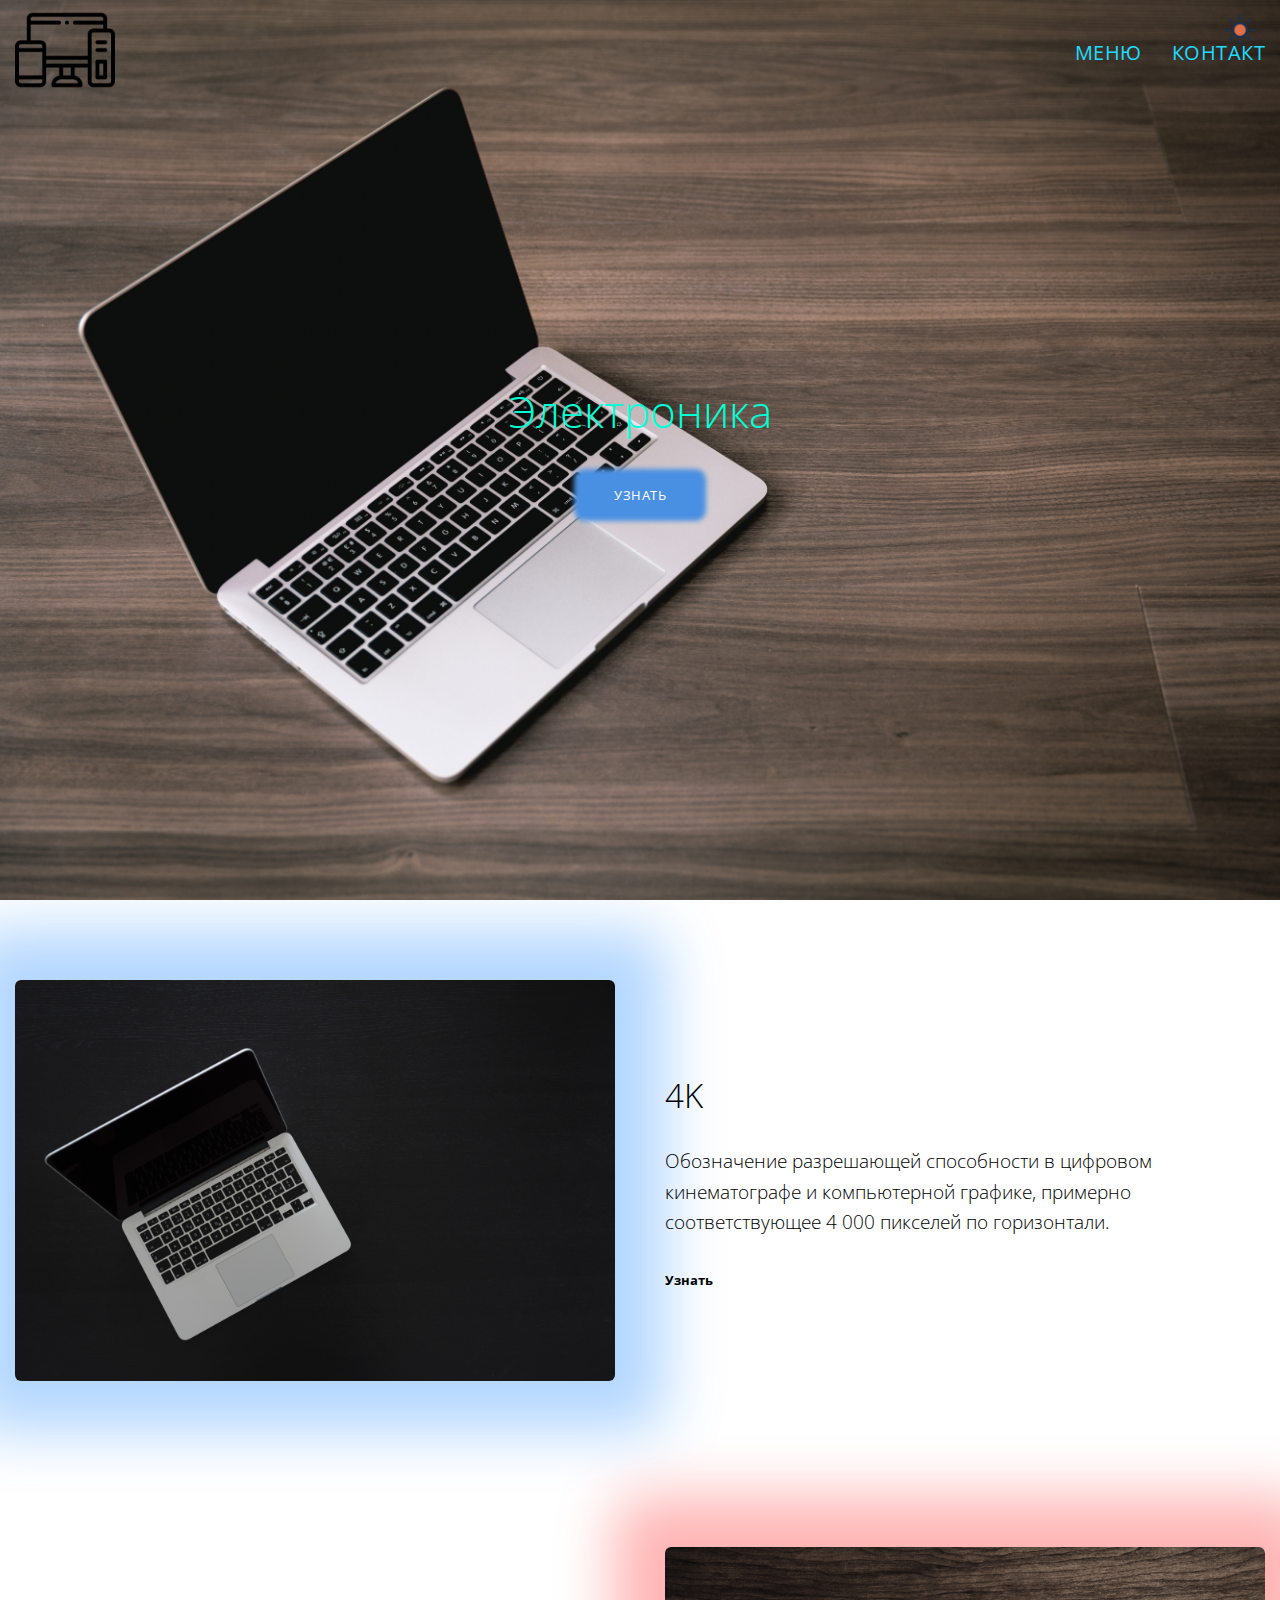
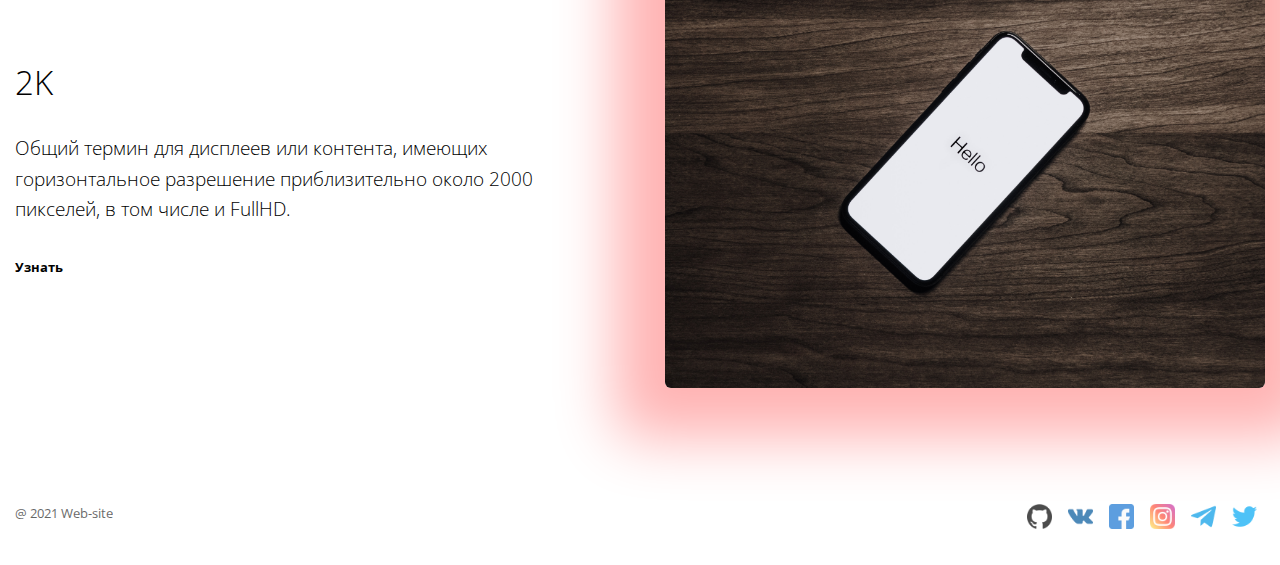
<file: index.html>
<!DOCTYPE html>
<html lang="ru">
<head>
    <meta charset="UTF-8">
    <meta http-equiv="X-UA-Compatible" content="IE=edge">
    <meta name="viewport" content="width=device-width, initial-scale=1.0">
    <title>Web site</title>
    <link rel="stylesheet" href="css/main.css">
<link href="https://fonts.googleapis.com/css2?family=Open+Sans:wght@300;400;700&display=swap" rel="stylesheet">
</head>
<body>
<!-- Header-->
    <header class="header-menu">
        <div class="container">
            <a href="index.html" class="header-logo">
            <img src="img/code.png" alt="Web site">
        </a>
        <nav class="menu"> 
            
            <ul>
                <li>
                    <a href="index.html">Меню</a>
                </li>
                <!--<li>
                    <a href="blog.html">Блог</a>
                </li>-->
                <li>
                    <a href="contact.html">Контакт</a>
                </li>
            </ul>
           
        </nav><div class="icon"><img src="img/off.png" id="icon"></div>
        </div>

    </header>
<!-- Main-->
    <main>
        <!-- Main 1-->
        <section class="logo" style="background-image: url('img/foto1.jpg')">
        <div class="container">
            <h1>Электроника</h1>
            <p class="obz"></p>
            <a href="#formm" id="knp1" class="knp knopka">Узнать</a>
        </div></section>

        <section class="main2 main3">
            <div class="container">
                <div class="main-info" id="formm">
                    <div class="img-main3">
                        <img src="img/foto4.jpg" alt="laptop" class="shadow__imeg1 img_radius">
                    </div>
                    <div class="text-main3">
                        <h2>4K</h2>
                        <p class="obz obz2">Обозначение разрешающей способности в цифровом кинематографе и компьютерной графике, 
                            примерно соответствующее 4 000 пикселей по горизонтали.</p>
                        <a href="contact.html">Узнать</a>
                    </div>
                    
                </div>
            </div>
        </section>

        <section class="main2 main3">
            <div class="container">
                <div class="main-info" id="formm">
                      <div class="text-main3">
                        <h2>2K</h2>
                        <p class="obz obz2">Общий термин для дисплеев или контента, 
                            имеющих горизонтальное разрешение приблизительно около 2000 пикселей, 
                            в том числе и FullHD.</p>
                        <a href="contact.html">Узнать</a>
                    </div>
                    <div class="img-main3">
                        <img src="img/foto2.jpg" alt="laptop" class="shadow__imeg2 img_radius">
                    </div>
                  
                    
                </div>
            </div>
        </section>
    
<!-- Footer-->
    <footer>
        <div class="container">
            <div class="footer">
            <small class="copyrit">@ 2021 Web-site</small>
            <ul class="png">
                <li>
                    <a href="https://github.com/"><img src="img/github.png" alt="github"></a>
                </li>
                <li>
                    <a href="https://vk.com/"><img src="img/vk.png" alt="vk"></a>
                </li>
                <li>
                    <a href="https://ru-ru.facebook.com/"><img src="img/facebook.png" alt="facebook"></a>
                </li>
                <li>
                    <a href="https://www.instagram.com/?hl=ru"><img src="img/instagram.png" alt="instagram"></a>
                </li>
                <li>
                    <a href="https://tlgrm.ru/"><img src="img/telegram.png" alt="telegram"></a>
                </li>
                <li>
                    <a href="https://twitter.com/?lang=ru"><img src="img/twitter.png" alt="Twitter"></a>
                </li>
            </ul>
            </div>
        </div>
    </footer>
    <script src="js/jaavascript.js"></script>
</body>
</html>
</file>
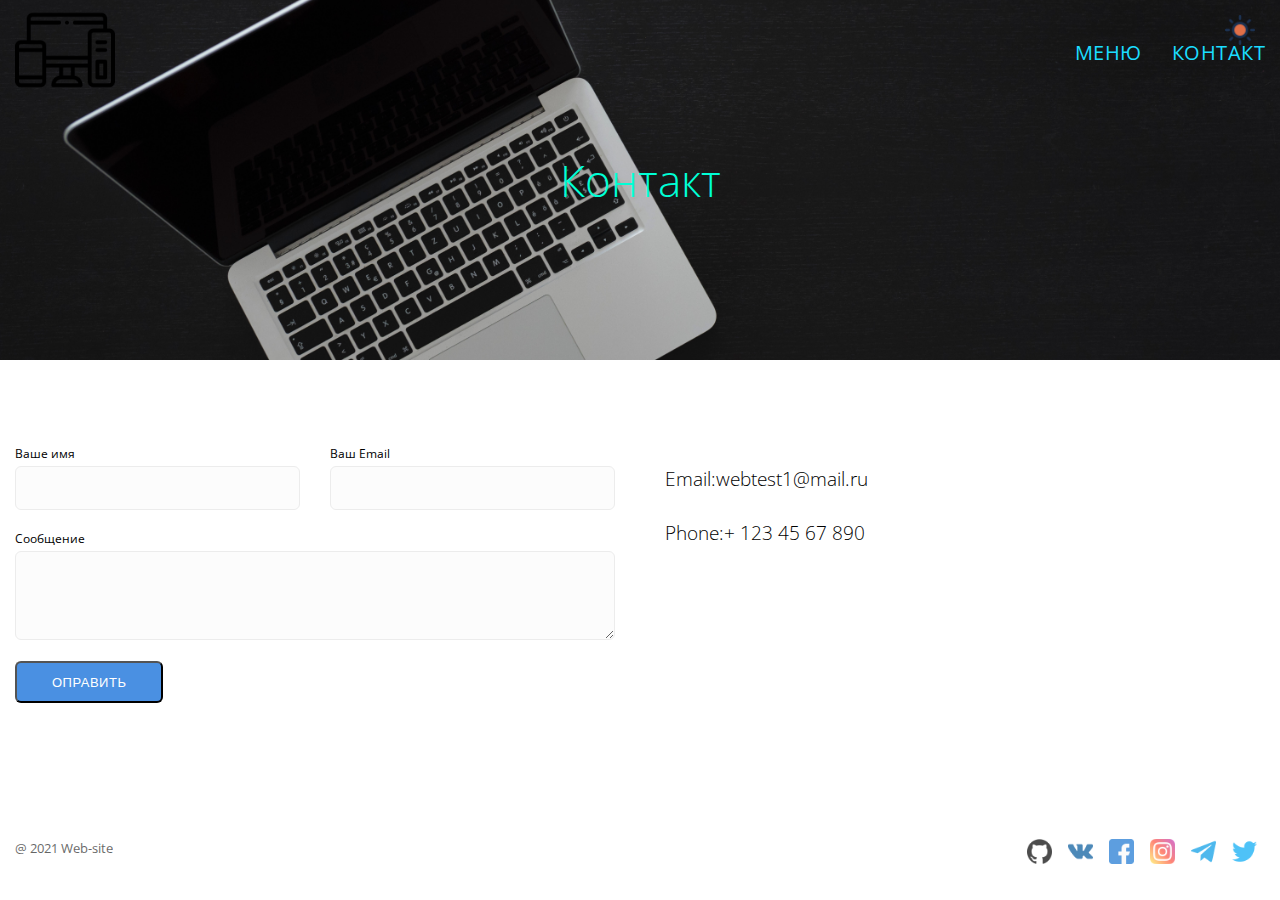
<file: contact.html>
<!DOCTYPE html>
<html lang="ru" class="index3">
<head>
    <meta charset="UTF-8">
    <meta http-equiv="X-UA-Compatible" content="IE=edge">
    <meta name="viewport" content="width=device-width, initial-scale=1.0">
    <title>Web-site</title>
    <link rel="stylesheet" href="css/main.css">
<link href="https://fonts.googleapis.com/css2?family=Open+Sans:wght@300;400;700&display=swap" rel="stylesheet">
</head>
<body>
<!-- Header-->
    <header class="header-menu">
        <div class="container">
            <a href="index.html" class="header-logo">
            <img src="img/code.png" alt="Web-4k">
        </a>
        <nav class="menu">
            <ul>
                <li>
                    <a href="index.html">Меню</a>
                </li>
                <li>
                    <a href="contact.html">Контакт</a>
                </li>
            </ul>
        </nav><div class="icon"><img src="img/off.png" id="icon"></div>
        </div>

    </header>
<!-- Main-->
    <main>
        <!-- Main 1-->
        <section class="logo logoimg" style="background-image: url('img/foto4.jpg')">
        <div class="container">
            <h1 class="main-info-logo">Контакт</h1>
        </div>
    </section>
    <!-- Main 2-->
    <section class="main2">
        <div class="container">
            <div class="form-main">
                <div class="form-full">
                    <form action="#" class="form-100">
                        <div class="form50">
                            <label for="info_name">Ваше имя</label>
                            <input type="text" class="form_full" name="info_name" id="info_name">
                        </div>
                        <div class="form50">
                            <label for="info_email">Ваш Email</label>
                            <input type="email" class="form_full" name="info_email" id="info_email">
                        </div>
                        <div class="form50-50">
                            <label for="info_text">Сообщение</label>
                            <textarea class="form_full"
                                    name="info_text" 
                                    id="info_text" 
                                    rows="4"></textarea>
                        </div>
                        <div class="form50-50">
                            <button class="knp knopka" type="submit">
                                Оправить
                            </button>
                        </div>
                    </form>
                </div>
                <div class="form-main__info">
                    <br>
                    <p class="obz">Email:<a href="malito:wemtest1@mail.tu">webtest1@mail.ru</a></p>
                    <br>
                    <p class="obz">Phone:<a href="tel: +1234567890">+ 123 45 67 890</a></p>
                    
                </div>
            </div>
        </div>
    </section>
    </main>
    <div id="knp2"></div>
<!-- Footer-->
    <footer>
        <div class="container">
            <div class="footer">
            <small class="copyrit">@ 2021 Web-site</small>
            <ul class="png">
                <li>
                    <a href="https://github.com/"><img src="img/github.png" alt="github"></a>
                </li>
                <li>
                    <a href="https://vk.com/"><img src="img/vk.png" alt="vk"></a>
                </li>
                <li>
                    <a href="https://ru-ru.facebook.com/"><img src="img/facebook.png" alt="facebook"></a>
                </li>
                <li>
                    <a href="https://www.instagram.com/?hl=ru"><img src="img/instagram.png" alt="instagram"></a>
                </li>
                <li>
                    <a href="https://tlgrm.ru/"><img src="img/telegram.png" alt="telegram"></a>
                </li>
                <li>
                    <a href="https://twitter.com/?lang=ru"><img src="img/twitter.png" alt="Twitter"></a>
                </li>
            </ul>
            </div>
        </div>
    </footer>
    <script src="js/jaavascript.js"></script>
</body>
</html>
</file>
<file: css/main.css>
*, h1, h2, h3, h4, h5, h6, p, ul, a {
    margin: 0;
}
*,
*:before,
*:after {
    box-sizing: border-box;
}

:root {
    --primary-color: #fff;
    --secondary-color: #000;
    --hp-color: #00ffd5;
    --mp-color: #1bddff;
}
.dark-theme {
    --primary-color: #000;
    --secondary-color: #fff;
    --hp-color: #fff;
    --mp-color: #fff;
}


html, body {
    overflow-x: hidden;
}
body {
    background: var(--primary-color);
    color: var(--secondary-color);
    font-family: "Open Sans", sans-serif;
    font-size: 15px;
    line-height: 1.6;
    transition: 1.45s;
    /*  footer*/
    display: flex;
    flex-direction: column;
    min-height: 100vh;
}

main {
    flex: 1;
    color: var(--secondary-color);
}

a {
    color:  var(--secondary-color);
    text-decoration: none;
    transition: all .3s ease;
}

a:not(.knp):hover {
    color: #000;
}

p + a:not(.knp){
    font-size: 13px;
    font-weight: 700;
}

h1, h2, h3, h4, h5, h6 {
    line-height: 1.25;
    font-weight: 300;
    color: var(--secondary-color);
}

h1 {
    font-size: 34px;
}

h2 {
    font-size: 28px;
}

h3 {
    font-size: 22px;
}

h4 {
    font-size: 18px;
}

@media (min-width: 992px) {
    h1 {
        font-size: 44px;
    }
    
    h2 {
        font-size: 33px;
    }
    
    h3 {
        font-size: 26px;
    }
    
    h4 {
        font-size: 20px;
    }
}

img {
    max-width: 100%;
}

label {
    display: inline-block;
    font-size: 12px;
    color: var(--secondary-color);
    margin-bottom: 3px;
}

textarea {
    max-width: 100%;
    min-width: 100%;
    max-height: 200px;
    min-height: 50px;
}

/* Full */
.container {
    max-width: 1280px;
    width: 100%;
    margin: 0 auto;
    padding-right: 15px;
    padding-left: 15px;
}

.obz {
    font-size: 16px;
    color: var(--secondary-color);
    font-weight: 300;
}

@media (min-width: 992px) {
    .obz {
        font-size: 19px;
    }
}

.main2 {
    padding-top: 80px;
    padding-bottom: 80px;
}
/* On / Off*/
#icon {
    width: 30px;
    cursor: pointer;
}
.icon {
    /* background: #00b6fb; */
    width: 30px;
    height: 30px;
    position: fixed;
    border-radius: 50%;
    right: 25px;
    top: 15px;
    transition: .30s;
}
.icon:hover {
    transform: scale(1.2);
}





/*.main3 {
    border-top: 1px solid #99cefa;
    background-color: #d4d4d4;
}*/

.shadow__imeg1 {
    box-shadow: 0 0px 60px 50px rgba(0, 119, 255, 0.3);
}
.shadow__imeg2 {
    box-shadow: 0 0px 60px 50px rgba(255, 1, 1, 0.3);
}
.shadow_img3 {
    box-shadow: 0 0px 60px 50px rgba(1, 183, 255, 0.3);
}
.img_radius {
    border-radius: 6px;
}

.main-info-logo {
    margin-bottom: 0 !important;
}

/* KN */
.knp {
    display: inline-flex;
    align-items: center;
    justify-content: center;
    height: 42px;
    border-radius: 6px;
    padding: 5px 35px;
    transition: 0.1s linear;
}

.knopka {
    background-color: #4a90e2;
    color: #fff;
    letter-spacing: .5px;
    text-transform: uppercase;
    font-size: 13px;
}

.knopka:hover {
    background-color: #ff0000;
    transform: translate3d(0, -2px, 0);
}

/* header-menu */
.header-menu {
    display: flex;
    align-items: center;
    position: absolute;
    left: 0;
    top: 0;
    width: 100%;
    z-index: 2;
}

.header-menu > .container {
    display: flex;
    align-items: center;
    justify-content: center;
    flex-wrap: wrap;
}

.header-logo img {
    max-width: 100px;
}

.menu {
    margin-left: auto;
}

.menu ul {
    display: flex;
    list-style: none;
    margin-left: -15px;
    margin-right: -15px;
}

.menu li {
    padding-left: 15px;
    padding-right: 15px;
}

.menu li a {
    color: var(--mp-color);
    text-transform: uppercase;
    font-size: 20px;
    opacity: 1;
    letter-spacing: .5px;
    transition: opacity .3s ease;
}

.menu li a:hover {
    color: #000;
    opacity: 1;
}

@media (max-width: 500px) {
    .header-logo {
        max-width: 100%;
        width: 100%;
        text-align:center;
        padding-top: 25px;
        margin-bottom: 10px;
    }
    .header-logo img {
        max-width: 130px;
    }
    .menu {
        margin: 0 auto;
    }
}
/* logo */
.logo {
    position: relative;
    display: flex;
    align-items: center;
    min-height: 100vh;
    padding-top: 80px;
    padding-bottom: 80px;
    text-align: center;
    background-size: cover;
    background-position: center;
}

.logo.logoimg {
    min-height: 40vh;
}

.logo:before {
    content: "";
    position: absolute;
    left: 0;
    top: 0;
    width: 100%;
    height: 100%;
    opacity: .5;
}

.logo .container {
    position: relative;
    max-width: 800px;
}

.logo h1 {
    margin-bottom: 24px;
    color: var(--hp-color);
}

.logo p{
    margin-bottom: 35px;
    font-weight: 300;
    opacity: .8;
    color: var(--hp-color);
}
/* main2-blok */
.main2-blok {
    display: flex;
    align-items:center;
    flex-wrap: wrap;
    text-align: center;
    margin-left: -15px;
    margin-right: -15px;
}

.main-blok {
    max-width: 100%;
    width: 100%;
    padding-left: 15px;
    padding-right: 15px;
    margin-bottom: 30px;
}

.main2-blok1 {
    padding: 25px;
    border: 1px solid rgb(175, 207, 250);
    border-radius: 6px;
}

.main2-blok1 img {
    max-width: 70px;
    margin-bottom: 24px;
}

.main2-blok1 h4 {
    font-weight: 400;
    margin-bottom:12px;
}

.main2-blok1 p {
    max-width: 280px;
    margin: 0 auto 30px auto;
    font-size: 13px;
    line-height: 1.7;
}

@media (min-width: 768px) {
    .main-blok {
        max-width: calc(100% / 3);
        width: 100%;
        margin-bottom: 0;
    }
}

/* main 3 */
.main-info {
    display: flex;
    align-items: center;
    flex-wrap: wrap;
}

.img-main3 {
    order: -1;
    margin-bottom: 40px;
}

.main-info__ image,
.text-main3 {
    max-width: 100%;
    width: 100%;
}

.main-info h2,
.main-info p {
    margin-bottom: 30px;
}

@media (min-width: 768px){
    .main-info {
        margin-left: -25px;
        margin-right: -25px
    }
    .img-main3 {
        order: initial;
        margin-bottom: 0;
    }
    .img-main3,
    .text-main3 {
        max-width: 50%;
        width: 100%;
        padding-right: 25px;
        padding-left: 25px;
    }
}

/* Form  */
.form-main {
    display: flex;
    flex-wrap: wrap;
    margin-left: -25px;
    margin-right: -25px;
}

.form-main__info,
.form-full {
    padding-left: 25px;
    padding-right: 25px;
}

.form-main__info {
    order: -1;
    margin-bottom: 30px;
}

@media (min-width: 768px){
    .form-main__info,
    .form-full {
        max-width: 50%;
        margin-bottom: 0;
    }
    .form-main__info {
        order: initial;
        margin-bottom: 0;
    }
}

/* Form */
.form_full {
    width: 100%;
    font-size: 16px;
    background-color: #fcfcfc;
    padding: 5px 15px;
    border-radius: 6px;
    border: 1px solid #ececec;
}

.form_full:not(textarea) {
    height: 44px;
}

textarea.form_full {
    padding-top: 10px;
}

.form-100 {
    display: flex;
    flex-wrap: wrap;
    margin-left: -15px;
    margin-right: -15px;
}

[class*='form50'] {
    width: 100%;
    padding-left: 15px;
    padding-right: 15px;
    margin-bottom: 15px;
}
@media (min-width: 768px) {
    .form50 {
        max-width: 50%;
        width: 100%;
    }
}

/* 404 */
#knp1 {
    box-shadow: 0px 0px 5px 5px #4a90e2;
    transition: .25s;
}
#knp1:hover {
    transform: scale(1.1);
}





/* Footer */
.footer {
    display: flex;
    justify-content: space-between;
    padding-top: 30px;
    padding-bottom: 30px;
}

.copyrit {
    opacity: .6
}

.png{
    display: flex;
    list-style: none;
    align-items: center;
}

.png li{
    padding-left: 8px;
    padding-right: 8px;
}   

.png a {
    opacity: .7;
}

.png a:hover {
    opacity: 1;
}
.png img {
    max-width: 25px;
}
</file>
